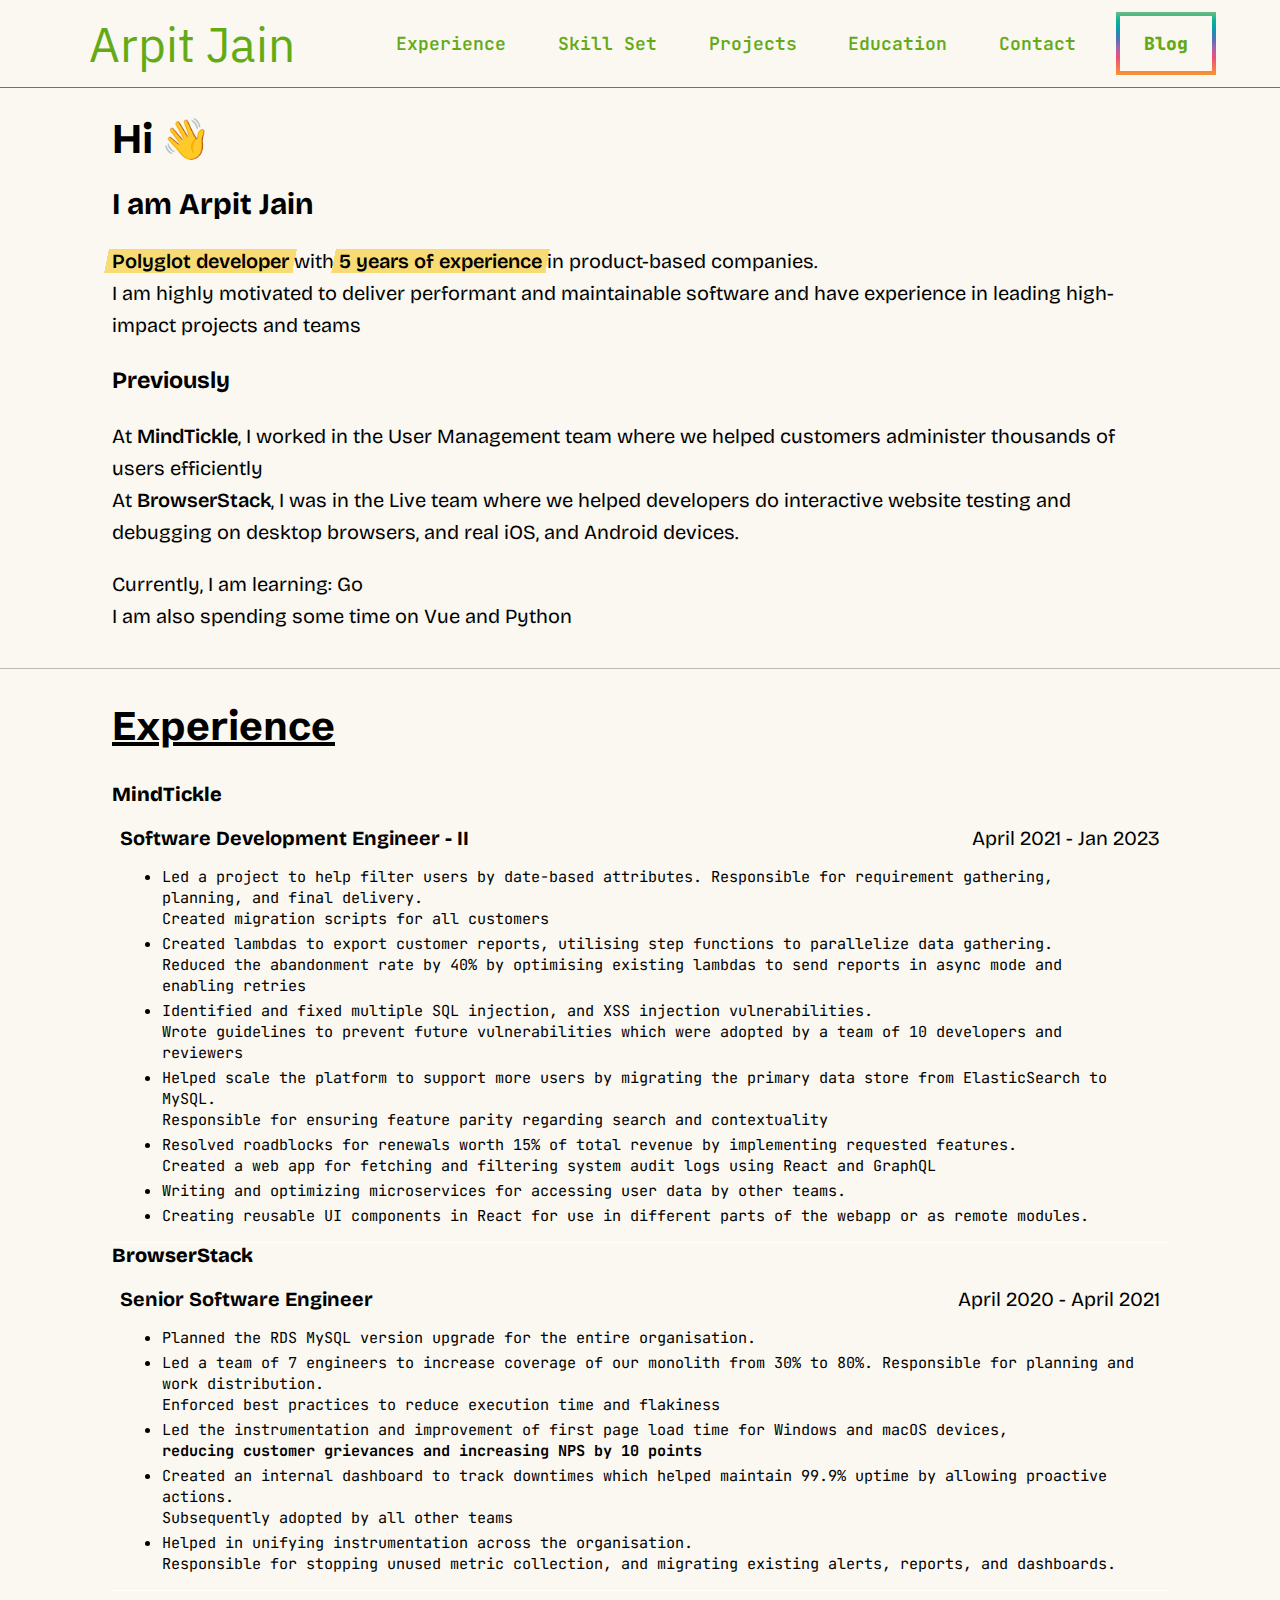
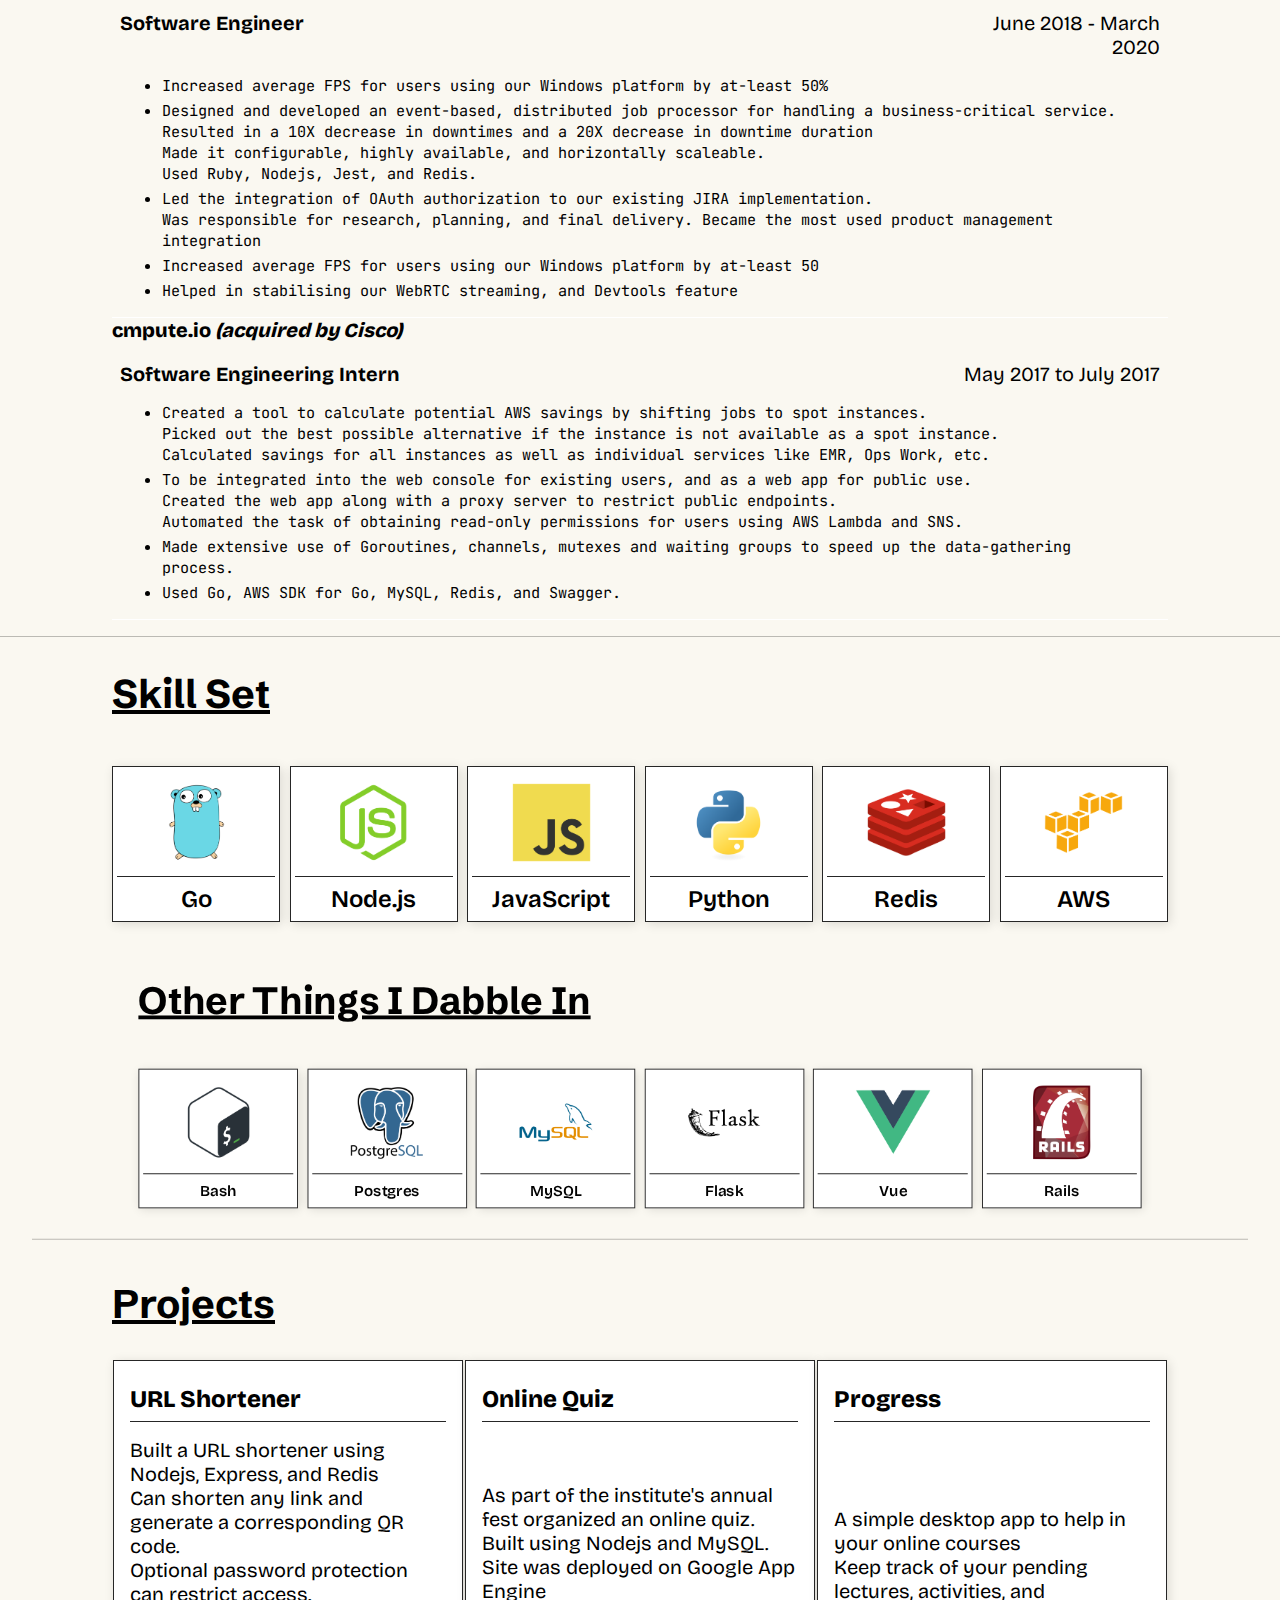
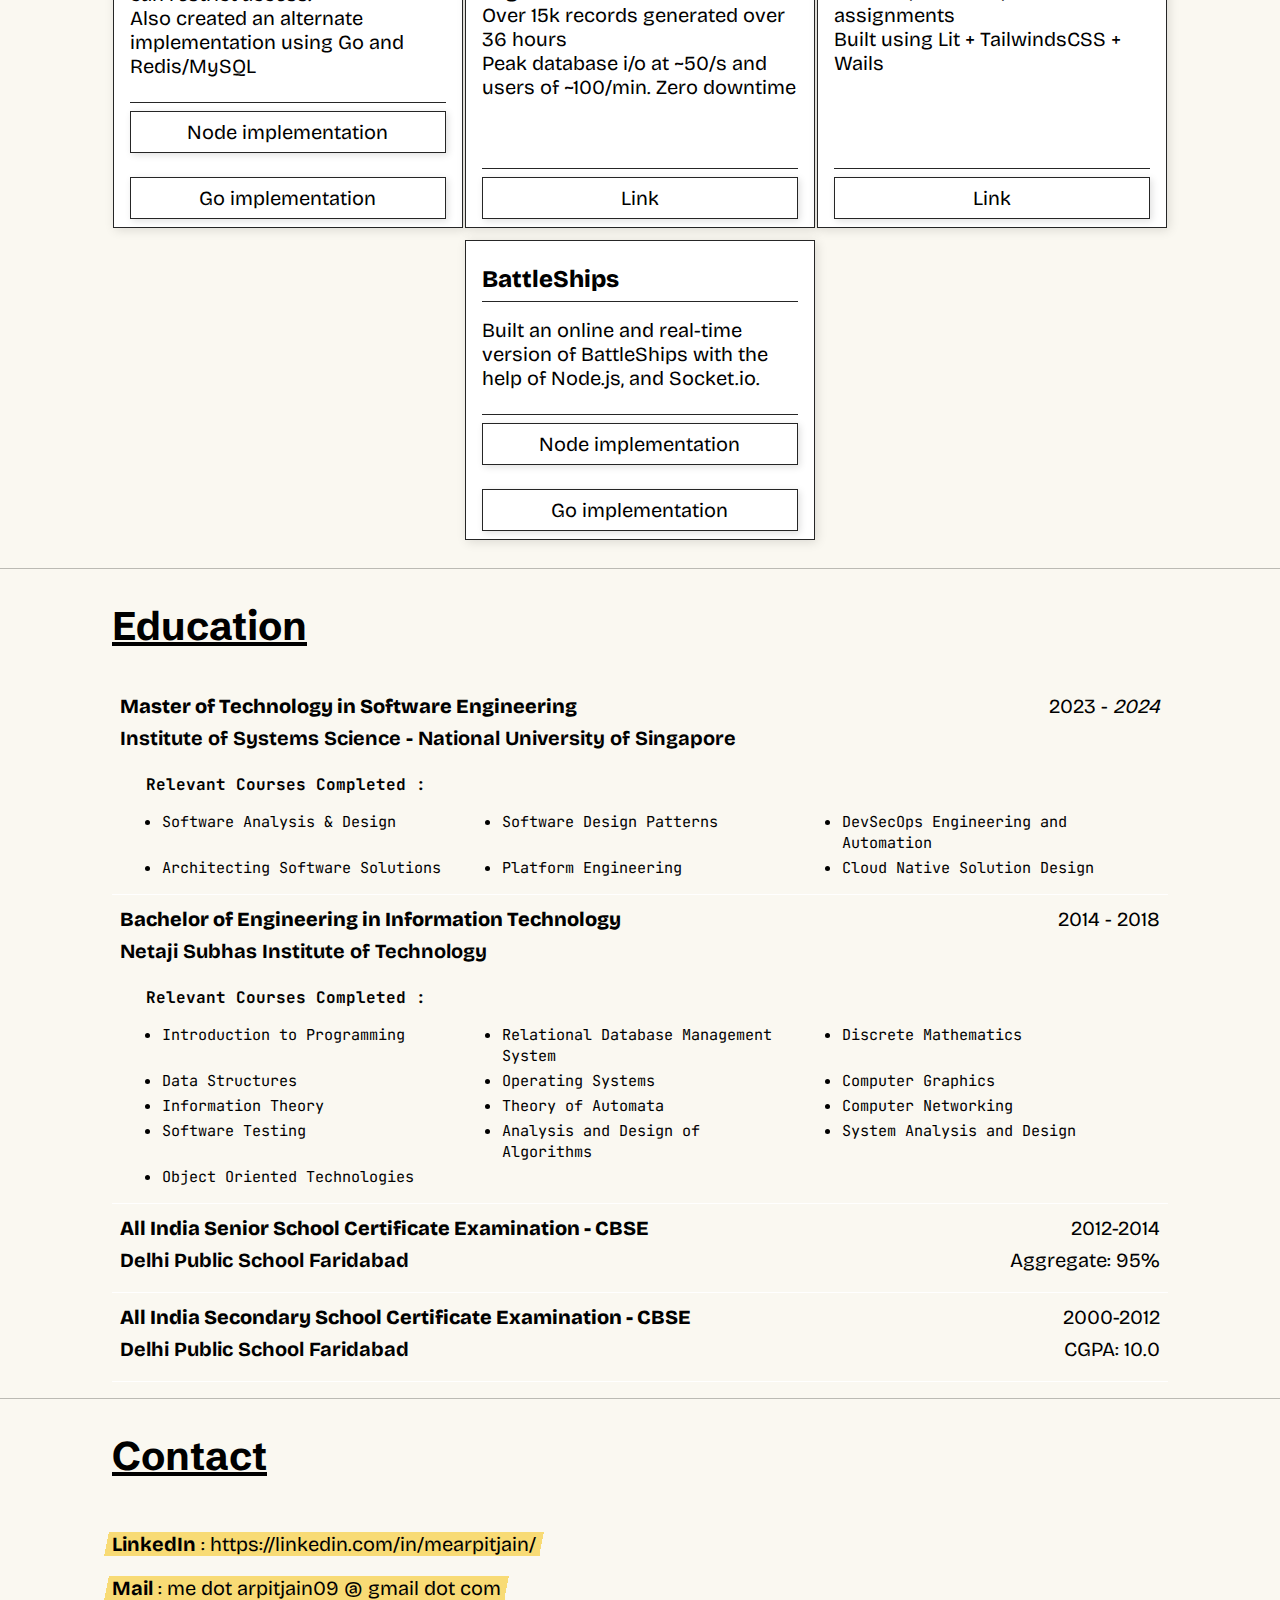
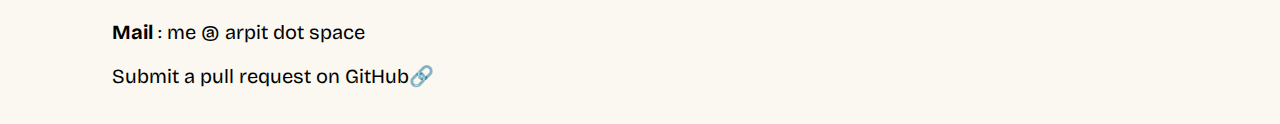
<file: index.html>
<!DOCTYPE HTML>
<html>

<head>
  <meta charset="UTF-8">
  <meta http-equiv="Content-type" content="text/html; charset=UTF-8">
  <meta name="viewport" content="width=device-width, initial-scale=1">

  <meta name="theme-color" content="#45b649">

  <meta name="description" content="Arpit Jain's homepage">

  <meta name="robots" content="index,follow">
  <meta name="googlebot" content="index,follow">

  <meta name="google" content="nositelinkssearchbox">
  <meta name="google" content="notranslate">

  <link rel="icon" sizes="192x192" href="images/android-chrome-192x192.png">
  <link rel="apple-touch-icon" href="images/apple-touch-icon.png">

  <meta name="apple-mobile-web-app-status-bar-style" content="#45b649">

  <meta property="og:url" content="https://arpit.space">
  <meta property="og:type" content="website">
  <meta property="og:title" content="Arpit Jain's homepage">
  <meta property="og:image" content="https://arpit.space/images/android-chrome-512x512.png">
  <meta property="og:image:alt" content="AJ">
  <meta property="og:description" content="Arpit Jain's homepage">
  <meta property="og:site_name" content="Arpit Jain">
  <meta property="og:locale" content="en_US">
  <meta property="article:author" content="Arpit Jain">

  <meta name="twitter:card" content="summary">
  <meta name="twitter:url" content="https://arpit.space">
  <meta name="twitter:title" content="Arpit Jain's homepage">
  <meta name="twitter:description" content="Arpit Jain's homepage">
  <meta name="twitter:image" content="https://arpit.space/images/android-chrome-512x512.png">

  <title>Arpit Jain</title>
  <link rel="stylesheet" type="text/css" href="main_css.css">

  <link rel="preconnect" href="https://fonts.googleapis.com">
  <link rel="preconnect" href="https://fonts.gstatic.com" crossorigin>
  <link href="https://fonts.googleapis.com/css2?family=Schibsted+Grotesk:wght@500;600;700;800;900&display=swap"
    rel="stylesheet">
  <link href="https://fonts.googleapis.com/css2?family=IBM Plex Sans&display=swap&text=Arpit Jain" rel="stylesheet"
    type="text/css">
  <link
    href="https://fonts.googleapis.com/css2?family=JetBrains Mono&amp;family=Bricolage Grotesque:ital,wght@0,350;0,600;1,400;1,600&amp;display=swap"
    rel="stylesheet" type="text/css" spa-preserve="">
</head>

<body>
  <header id="main_header">
    <div id="head_name">
      Arpit Jain
    </div>
    <input type="checkbox" id="menu_btn">
    <label for="menu_btn" onclick></label>
    <nav>
      <ul>
        <li><a href="#experience">Experience</a></li>
        <li><a href="#skills">Skill Set</a></li>
        <li><a href="#projects">Projects</a></li>
        <li><a href="#education">Education</a></li>
        <li><a href="#contact">Contact</a></li>
        <li class="rainbow"><a href="./blog">Blog</a></li>
      </ul>
    </nav>
  </header>
  <section id="first">
    <h2 class="section-header">Hi 👋</h2>
    <div class="section-content">
      <h2>I am Arpit Jain</h2>
      <p>
        <span class="bold highlighted">Polyglot developer</span> with <span class="bold highlighted">5 years of
          experience</span> in
        product-based companies.
        <br>
        I am highly motivated to deliver performant and maintainable software and have experience in leading high-impact
        projects and teams
      </p>
      <p>
      <h3>Previously</h3>

      <p>At <span class="bold">MindTickle</span>, I worked in the User Management team where we helped customers
        administer thousands of users
        efficiently <br>
        At <span class="bold">BrowserStack</span>, I was in the Live team where we helped developers do interactive
        website testing and debugging on desktop browsers, and real iOS, and Android devices.
      </p>

      <p>
        Currently, I am learning: Go <br>
        I am also spending some time on Vue and Python
      </p>
    </div>
  </section>
  <section id="experience">
    <h2 class="section-header">Experience</h2>
    <div class="section-content">
      <div class="edu">
        <span class="edu-head">MindTickle</span>
        <div class="edu-item">
          <span class="edu-inst">Software Development Engineer - II</span>
          <span class="edu-year">April 2021 - Jan 2023</span>
          <span class="edu-marks"></span>
          <div class="edu-info">
            <ul class="simpe-col">
              <li>Led a project to help filter users by date-based attributes. Responsible for requirement gathering,
                planning, and final delivery.<br>
                Created migration scripts for all customers</li>
              <li>Created lambdas to export customer reports, utilising step functions to parallelize data
                gathering.<br>
                Reduced the abandonment rate by 40% by optimising existing lambdas to send reports in async
                mode and enabling retries</li>
              <li>Identified and fixed multiple SQL injection, and XSS injection vulnerabilities.<br>
                Wrote guidelines to prevent future vulnerabilities which were adopted by a team of 10 developers and
                reviewers</li>
              <li>Helped scale the platform to support more users by migrating the primary data store from
                ElasticSearch to MySQL.<br>
                Responsible for ensuring feature parity regarding search and contextuality</li>
              <li>Resolved roadblocks for renewals worth 15% of total revenue by implementing requested features.<br>
                Created a web app for fetching and filtering system audit logs using React and GraphQL</li>
              <li>Writing and optimizing microservices for accessing user data by other teams.</li>
              <li>Creating reusable UI components in React for use in different parts of the webapp or as remote
                modules.</li>
            </ul>
          </div>
        </div>
        <span class="edu-head">BrowserStack</span>
        <div class="edu-item">
          <span class="edu-inst">Senior Software Engineer</span>
          <span class="edu-year">April 2020 - April 2021</span>
          <span class="edu-marks"></span>
          <div class="edu-info">
            <ul class="simpe-col">
              <li>Planned the RDS MySQL version upgrade for the entire organisation.</li>
              <li>Led a team of 7 engineers to increase coverage of our monolith from 30% to 80%. Responsible
                for planning and work distribution.<br>
                Enforced best practices to reduce execution time and flakiness</li>
              <li>Led the instrumentation and improvement of first page load time for Windows and macOS devices,<br>
                <strong>reducing customer grievances and increasing NPS by 10 points</strong>
              </li>
              <li>Created an internal dashboard to track downtimes which helped maintain 99.9% uptime by
                allowing proactive actions.<br>
                Subsequently adopted by all other teams</li>
              <li>Helped in unifying instrumentation across the organisation.<br>
                Responsible for stopping unused metric collection, and migrating existing alerts, reports, and
                dashboards.</li>
            </ul>
          </div>
        </div>
        <div class="edu-item">
          <span class="edu-head"></span>
          <span class="edu-inst">Software Engineer</span>
          <span class="edu-year">June 2018 - March 2020</span>
          <span class="edu-marks"></span>
          <div class="edu-info">
            <ul class="simpe-col">
              <li>Increased average FPS for users using our Windows platform by at-least 50%</li>
              <li>Designed and developed an event-based, distributed job processor for handling a business-critical
                service.<br>
                Resulted in a 10X decrease in downtimes and a 20X decrease in downtime duration<br>
                Made it configurable, highly available, and horizontally scaleable.<br>
                Used Ruby, Nodejs, Jest, and Redis.</li>
              <li>Led the integration of OAuth authorization to our existing JIRA implementation.<br>
                Was responsible for research, planning, and final delivery. Became the most used product management
                integration</li>
              <li>Increased average FPS for users using our Windows platform by at-least 50</li>
              <li>Helped in stabilising our WebRTC streaming, and Devtools feature</li>
            </ul>
          </div>
        </div>
        <span class="edu-head">cmpute.io <i>(acquired by Cisco)</i></span>
        <div class="edu-item">
          <span class="edu-inst">Software Engineering Intern</span>
          <span class="edu-year">May 2017 to July 2017</span>
          <span class="edu-marks"></span>
          <div class="edu-info">
            <ul class="simpe-col">
              <li>Created a tool to calculate potential AWS savings by shifting jobs to spot instances.<br>
                Picked out the best possible alternative if the instance is not available as a spot instance.<br>
                Calculated savings for all instances as well as individual services like EMR, Ops Work, etc.</li>
              <li>To be integrated into the web console for existing users, and as a web app for public use.<br>
                Created the web app along with a proxy server to restrict public endpoints.<br>
                Automated the task of obtaining read-only permissions for users using AWS Lambda and SNS.</li>
              <li>Made extensive use of Goroutines, channels, mutexes and waiting groups to speed up the data-gathering
                process.</li>
              <li>Used Go, AWS SDK for Go, MySQL, Redis, and Swagger.</li>
            </ul>
          </div>
        </div>
      </div>
  </section>
  <section id="skills">
    <h2 class="section-header">Skill Set</h2>
    <div class="section-content">
      <div id="skill-list">
        <div class="skill-item">
          <div class="skill-item-image">
            <img loading="lazy" alt="Go" src="./tinified/go.svg.png">
          </div>
          <div class="skill-item-name">Go</div>
        </div>
        <div class="skill-item">
          <div class="skill-item-image">
            <img loading="lazy" alt="Node.js" src="./tinified/nodejs.svg.png">
          </div>
          <div class="skill-item-name">Node.js</div>
        </div>
        <div class="skill-item">
          <div class="skill-item-image">
            <img loading="lazy" alt="JavaScript" src="./tinified/javascript.svg.png">
          </div>
          <div class="skill-item-name">JavaScript</div>
        </div>
        <div class="skill-item">
          <div class="skill-item-image">
            <img loading="lazy" alt="Python" src="./tinified/python.svg.png">
          </div>
          <div class="skill-item-name">Python</div>
        </div>
        <div class="skill-item">
          <div class="skill-item-image">
            <img loading="lazy" alt="Redis" src="./tinified/redis.svg.png">
          </div>
          <div class="skill-item-name">Redis</div>
        </div>
        <div class="skill-item">
          <div class="skill-item-image">
            <img loading="lazy" alt="AWS" src="./tinified/aws.svg.png">
          </div>
          <div class="skill-item-name">AWS</div>
        </div>
      </div>
    </div>
  </section>
  <section id="skills-half">
    <h2 class="section-header">Other Things I Dabble In</h2>
    <div class="section-content">
      <div id="skill-list">
        <div class="skill-item-small">
          <div class="skill-item-image">
            <img loading="lazy" alt="Bash" src="./tinified/bash.svg.png">
          </div>
          <div class="skill-item-name">Bash</div>
        </div>
        <div class="skill-item-small">
          <div class="skill-item-image">
            <img loading="lazy" alt="Postgres" src="./tinified/postgresql.svg.png">
          </div>
          <div class="skill-item-name">Postgres</div>
        </div>
        <div class="skill-item-small">
          <div class="skill-item-image">
            <img loading="lazy" alt="MySQL" src="./tinified/mysql.svg.png">
          </div>
          <div class="skill-item-name">MySQL</div>
        </div>
        <div class="skill-item-small">
          <div class="skill-item-image">
            <img loading="lazy" alt="Flask" src="./tinified/flask.svg.png">
          </div>
          <div class="skill-item-name">Flask</div>
        </div>
        <div class="skill-item-small">
          <div class="skill-item-image">
            <img loading="lazy" alt="Vue" src="./tinified/vue.svg.png">
          </div>
          <div class="skill-item-name">Vue</div>
        </div>
        <div class="skill-item-small">
          <div class="skill-item-image">
            <img loading="lazy" alt="Rails" src="./tinified/rails.svg.png">
          </div>
          <div class="skill-item-name">Rails</div>
        </div>
      </div>
    </div>
  </section>
  <section id="projects">
    <h2 class="section-header">Projects</h2>
    <div class="section-content">
      <div class="project">
        <div class="project-title">URL Shortener</div>
        <div class="project-desc">
          Built a URL shortener using Nodejs, Express, and Redis<br>
          Can shorten any link and generate a corresponding QR code.<br>
          Optional password protection can restrict access.<br>
          Also created an alternate implementation  using Go and Redis/MySQL
        </div>
        <div class="project-link">
          <a href="https://github.com/antimatter96/otter">Node implementation</a>
          <br>
          <a href="https://github.com/antimatter96/awter-go">Go implementation</a>
        </div>
      </div>
      <div class="project">
        <div class="project-title">Online Quiz</div>
        <div class="project-desc">
          As part of the institute's annual fest organized an online quiz.<br>
          Built using Nodejs and MySQL.<br>
          Site was deployed on Google App Engine<br>
          Over 15k records generated over 36 hours<br>
          Peak database i/o at ~50/s and users of ~100/min. Zero downtime
        </div>
        <div class="project-link"><a href="https://github.com/antimatter96/laby">Link</a></div>
      </div>
      <div class="project">
        <div class="project-title">Progress</div>
        <div class="project-desc">
          A simple desktop app to help in your online courses<br>
          Keep track of your pending lectures, activities, and assignments<br>
          Built using Lit + TailwindsCSS + Wails
        </div>
        <div class="project-link"><a href="https://github.com/antimatter96/progress-go">Link</a></div>
      </div>
      <div class="project">
        <div class="project-title">BattleShips</div>
        <div class="project-desc">
          Built an online and real-time version of BattleShips with the help of Node.js, and Socket.io.
        </div>
        <div class="project-link">
          <a href="https://github.com/antimatter96/battleships">Node implementation </a>
          <br>
          <a href="https://github.com/antimatter96/go-battleships">Go implementation </a>
        </div>
      </div>
    </div>
  </section>
  <section id="education">
    <h2 class="section-header">Education</h2>
    <div class="section-content">
      <div class="edu">
        <div class="edu-item">
          <span class="edu-head">Master of Technology in Software Engineering</span>
          <span class="edu-year">2023 - <i>2024</i></span>
          <span class="edu-inst">Institute of Systems Science - National University of Singapore</span>
          <span class="edu-marks"></span>
          <div class="edu-info">
            <p>Relevant Courses Completed :</p>
            <ul class="two-three-col">
              <li>Software Analysis & Design</li>
              <li>Software Design Patterns</li>
              <li>DevSecOps Engineering and Automation</li>
              <li>Architecting Software Solutions</li>
              <li>Platform Engineering</li>
              <li>Cloud Native Solution Design</li>
            </ul>
          </div>
        </div>
        <div class="edu-item">
          <span class="edu-head">Bachelor of Engineering in Information Technology</span>
          <span class="edu-year">2014 - 2018</span>
          <span class="edu-inst">Netaji Subhas Institute of Technology</span>
          <span class="edu-marks"></span>
          <div class="edu-info">
            <p>Relevant Courses Completed :</p>
            <ul class="two-three-col">
              <li>Introduction to Programming</li>
              <li>Relational Database Management System</li>
              <li>Discrete Mathematics</li>
              <li>Data Structures</li>
              <li>Operating Systems</li>
              <li>Computer Graphics</li>
              <li>Information Theory</li>
              <li>Theory of Automata</li>
              <li>Computer Networking</li>
              <li>Software Testing</li>
              <li>Analysis and Design of Algorithms</li>
              <li>System Analysis and Design</li>
              <li>Object Oriented Technologies</li>
            </ul>
          </div>
        </div>
        <div class="edu-item">
          <span class="edu-head">All India Senior School Certificate Examination - CBSE</span>
          <span class="edu-year">2012-2014</span>
          <span class="edu-inst">Delhi Public School Faridabad</span>
          <span class="edu-marks">Aggregate: 95%</span>
        </div>
        <div class="edu-item">
          <span class="edu-head">All India Secondary School Certificate Examination - CBSE</span>
          <span class="edu-year">2000-2012</span>
          <span class="edu-inst">Delhi Public School Faridabad</span>
          <span class="edu-marks">CGPA: 10.0</span>
        </div>
      </div>
    </div>
  </section>
  <section id="contact">
    <h2 class="section-header">Contact</h2>
    <div class="section-content">
      <p>
        <span class="highlighted">
          <strong>LinkedIn</strong> : <a
            href="https://www.linkedin.com/in/mearpitjain/">https://linkedin.com/in/mearpitjain/<a>
        </span>
      </p>
      <p>
        <span class="highlighted">
          <strong>Mail</strong> : me dot arpitjain09 @ gmail dot com
        </span>
      </p>
      <p>
        <span class="">
          <strong>Mail</strong> : me @ arpit dot space
        </span>
      </p>
      <p>
        <span class="">
          <a
            href="https://github.com/antimatter96/antimatter96/issues/new?assignees=antimatter96&labels=&projects=&template=contact.md&title=">Submit
            a pull request on GitHub🔗<a>
        </span>
      </p>
    </div>
  </section>
  <script src="main_js.js"></script>
  <script>
    function nit() {
      displaceHeader.init('main_header');
      correctPadding.init('menu_btn', 'main_header');
    }
    window.addEventListener('load', nit);	
  </script>
  <script>
    (function (i, s, o, g, r, a, m) { i['GoogleAnalyticsObject'] = r; i[r] = i[r] || function () { (i[r].q = i[r].q || []).push(arguments) }, i[r].l = 1 * new Date(); a = s.createElement(o), m = s.getElementsByTagName(o)[0]; a.async = 1; a.src = g; m.parentNode.insertBefore(a, m) })(window, document, 'script', 'https://www.google-analytics.com/analytics.js', 'ga');
    ga('create', 'UA-104319733-1', 'auto');
    ga('send', 'pageview');
  </script>
</body>

</html>
</file>
<file: main_css.css>
/*
  CREDITS (this looks nice, where'd you copy it from)

  https://jzhao.xyz/
  https://brandonkboswell.com/
*/

html {
  font-size: 1rem;
}

a {
  color: initial;
  text-decoration: none;
}

a:visited {
  color: inherit;
}

:root {
  --bg-color-main: #faf8f1;

  --headerFont: "Schibsted Grotesk", -apple-system, BlinkMacSystemFont, "Segoe UI", Helvetica, Arial, sans-serif;
  --codeFont: "JetBrains Mono", ui-monospace, SFMono-Regular, SF Mono, Menlo, monospace;
  --mainFont: "Bricolage Grotesque";
  --titleFont: "IBM Plex Sans", "Open Sans", sans-serif;
}

:root {
  --mark-color: #f8db75;
  --mark-skew: 0.25em;
  --mark-height: 1.2em;
  --mark-overlap: 0.4em;
}

.highlighted {
  margin-inline: calc(var(--mark-overlap) * -1);
  padding-inline: var(--mark-overlap);
  background-color: transparent;
  background-image: linear-gradient(to bottom right, transparent 50%, var(--mark-color) 50%), linear-gradient(var(--mark-color), var(--mark-color)), linear-gradient(to top left, transparent 50%, var(--mark-color) 50%);
  background-size: var(--mark-skew) var(--mark-height), calc(100% - var(--mark-skew) * 2 + 1px) var(--mark-height), var(--mark-skew) var(--mark-height);
  background-position: left center, center, right center;
  background-repeat: no-repeat;
}

ul {
  margin: 0;
  padding: 0;
}

body {
  max-width: 1920px;
  margin: auto;
  position: relative;
  padding-top: 5.125rem;
  font-family: var(--mainFont);

  background: var(--bg-color-main);
}

header {
  display: flex;
  position: fixed;
  top: 0px;
  padding: 0.75rem 0rem 0.75rem 0rem;
  width: 100%;
  margin: auto;
  background-color: var(--bg-color-main);
  border-bottom: 1.5px rgba(0, 0, 0, 0.55) solid;
  color: #64aa17;
  z-index: 10;
}

header #head_name {
  width: 30%;
  margin: 0;
  text-align: center;
  font-size: 3rem;
  display: flex;
  justify-content: center;
  align-items: center;
  font-family: var(--titleFont)
}

header.displaced {
  box-shadow: 0px 0px 4px rgba(0, 0, 0, 0.95);
  border-bottom: 1.5px transparent solid;
}

input[type="checkbox"] {
  opacity: 0;
  position: absolute;
  left: -9999px;
  top: -9999px;
}

label[for="menu_btn"] {
  position: absolute;
  top: 1.125rem;
  right: 0.35rem;
  display: none;
  cursor: pointer;
}

header nav {
  width: 65%;
  margin: 0;
  display: flex;
}

nav ul {
  list-style: none;
  display: flex;
  width: 100%;
  align-items: center;
  justify-content: space-between;

  font-size: 1.125rem;
}

nav ul li {
  display: flex;
}

nav ul li a {
  color: #64aa17;
  margin: auto;
  padding: 1rem 0.75rem;
  text-align: center;
  overflow: visible;
  word-break: break-word;

  font-weight: 600;
  font-family: var(--codeFont);
}

nav ul li:last-child a {
  font-weight: 900;
  padding: 1rem 1.5rem;
  background: var(--bg-color-main);
}


/*

https://codepen.io/web-dot-dev/pen/BarmdyM
https://codepen.io/mike-schultz/pen/NgQvGO

*/
:root {
  --angle: 45deg;
  --opacity: 0.5;
}

.rainbow,
.rainbow::before,
.rainbow::after {
  box-sizing: border-box;
}

.rainbow {
  place-content: center;

  --border-width: 4px;

  border: var(--border-width) dotted transparent;

  background-image:
    linear-gradient(to right,
      rgb(255 255 255 / var(--opacity)),
      rgb(255 255 255 / var(--opacity))),
    linear-gradient(var(--angle), #f79533, #f37055, #ef4e7b, #a166ab, #5073b8, #1098ad, #07b39b, #6fba82);

  background-origin: border-box;
  background-clip: padding-box, border-box;
}


/* Animate when Houdini is available */
@supports (background: paint(houdini)) {
  @property --angle {
    syntax: "<angle>";
    initial-value: 0deg;
    inherits: false;
  }


  @keyframes rotate {
    to {
      --angle: 360deg;
    }
  }

  .rainbow {
    animation: rotate 5s linear infinite alternate-reverse;
  }
}


nav ul li a:hover {
  color: black;
}

section {
  max-width: 1280px;
  margin-left: auto;
  margin-right: auto;
  padding: 1rem 7rem;
  overflow: auto;
  border-bottom: 1px rgba(0, 0, 0, 0.25) solid;
}

#skills {
  border-bottom: 0px rgba(0, 0, 0, 0.25) solid;
}

#skills-half {
  padding-top: 0;
  transform: scale3d(0.95, 0.95, 1);
}

#experience {}

#projects {}

#fifth {
  min-height: 15rem;
}

#contact {
  border-bottom: 0px rgba(0, 0, 0, 0.25) solid;
  min-height: 15rem;
}

span.bold {
  font-weight: 600;
}

span.bolder {
  font-weight: 900;
}

.section-header {
  font-size: 2.5rem;
  margin-top: 1rem;
  display: inline-block;
  margin-bottom: 2rem;
  font-weight: 700;

  text-decoration: underline;
  text-size-adjust: 100%;

  font-family: var(--headerFont);
}

#first .section-header {
  text-decoration: none;
  margin-bottom: 0rem;
}

.section-content {
  font-size: 1.25rem;
}

#first .section-content {
  line-height: 2rem;
}

.edu-item {
  padding: 0.75rem 0.5rem;
  display: flex;
  flex-wrap: wrap;
  justify-content: space-between;
  border-bottom: 1px solid rgba(255, 255, 255, 0.95);
}

.edu-head,
.edu-inst,
.edu-year,
.edu-marks {
  display: inline-block;
  margin-bottom: 0.5rem;
}

.edu-head {
  width: 75%;
  font-size: 1.25rem;
  font-weight: 900;
}

.edu-inst {
  font-weight: 700;
  width: 75%;

  font-size: 1.25rem;
}

.edu-year {
  width: 20%;
  text-align: right;
}

.edu-marks {
  width: 20%;
  text-align: right;
}

.edu-info {
  font-size: 1rem;
  font-weight: normal;
  width: 95%;
  margin: auto;

  font-family: var(--codeFont);
}

.edu-info p {
  font-weight: bolder;
}

ul.two-three-col {
  display: flex;
  justify-content: space-between;
  flex-wrap: wrap;
  padding: 0;
  margin-left: 1rem;
}

ul.two-three-col li {
  font-size: 0.95rem;
  margin-bottom: 0.25rem;
  width: 30%;
}

ul.simpe-col {
  display: flex;
  justify-content: space-between;
  flex-wrap: wrap;
  padding: 0;
  margin-left: 1rem;
}

ul.simpe-col li {
  font-size: 0.95rem;
  margin-bottom: 0.25rem;
  width: 100%;
}

#skill-list {
  display: flex;
  font-size: 1.5rem;
  align-items: center;
  justify-content: space-between;
  flex-wrap: wrap;
  margin-top: 1rem;
}

.skill-item,
.skill-item-small {
  padding: 1rem 0.25rem 0rem 0.25rem;
  margin-bottom: 1rem;
  border: 1px solid rgba(0, 0, 0, 0.85);
  box-shadow: 2px 2px 10px 0px rgba(0, 0, 0, 0.125);
  width: 15%;
  text-align: center;
  background-color: white;
}

.skill-item-small {
  width: 15%;
}

.skill-item-image img {
  width: 50%;
}

.skill-item-name {
  margin-top: 0.5rem;
  padding: 0.5rem 0.25rem 0.5rem 0.25rem;
  font-weight: 600;
  border-top: 1px solid rgba(0, 0, 0, 0.85);
}

.skill-item-small .skill-item-name {
  font-size: 1rem;
}

.skill-item-small .skill-item-image img {
  width: 50%;
}


#projects .section-content {
  display: flex;
  justify-content: space-around;
  flex-wrap: wrap;
}

.project {
  width: 30%;
  margin-bottom: 0.75rem;
  min-height: 200px;
  box-shadow: 2px 2px 10px 0px rgba(0, 0, 0, 0.125);
  padding: 1rem 1rem 0.5rem 1rem;
  display: flex;
  flex-direction: column;
  justify-content: space-between;
  background: white;
  border: 1px solid rgba(0, 0, 0, 0.85);

}

.project-title {
  font-weight: 900;
  font-size: 1.5rem;
  padding: 0.5rem 0rem;
  border-bottom: 1px solid rgba(0, 0, 0, 0.85);
  margin-bottom: 1rem;
}

.project-desc {
  padding: 0rem 0rem 0.5rem 0rem;
  margin-bottom: 1rem;
}

.project-link {
  padding-top: 0.5rem;
  border-top: 1px solid rgba(0, 0, 0, 0.85);
  text-align: center;
}

.project-link a {
  display: block;
  padding: 0.5rem 0.25rem;
  text-align: center;
  background: white;
  box-shadow: 2px 2px 7px 0px rgba(0, 0, 0, 0.125);
  border: 1px solid rgba(0, 0, 0, 0.85);
}

.project-link a:hover {
  box-shadow: 2px 2px 7px 0px rgba(50, 50, 255, 0.25);
  border: 1px solid rgba(50, 50, 255, 0.85);
}

@media screen and (max-width: 720px) {
  body {
    padding-top: 5.125rem;
  }

  header {
    display: flex;
    flex-direction: column;
    padding-bottom: 0;
  }

  header #head_name {
    width: 100%;
  }

  header nav {
    border-top: 1.5px rgba(0, 0, 0, 0.55) solid;
    width: 100%;
    display: none;
    margin-top: 1rem;
  }

  label[for="menu_btn"] {
    display: block;
  }

  input:checked~nav {
    display: block;
  }

  label[for="menu_btn"]::after {
    content: "\2261";
    width: 2.25rem;
    height: 2.25rem;
    display: flex;
    font-weight: bold;
    border-radius: 5px;
    color: black;
    box-sizing: border-box;
    justify-content: center;
    align-items: center;
    font-size: 2rem;
    font-family: "Cambria", sans-serif;
    transform: scaleX(1.5);
  }

  input:checked~label[for="menu_btn"]::after {
    content: "×";
    font-weight: normal;
    font-family: "Open Sans", sans-serif;
    transform: scaleX(1);
  }

  nav ul {
    flex-direction: column;
  }

  nav ul li {
    width: 99%;
    display: flex;
  }

  nav ul li a {
    margin: auto;
    padding: 0.75rem 0rem;
    text-align: center;
    width: 100%;
    border-radius: 0px;
  }

  section {
    padding: 0rem 1rem;
  }

  .edu-head {
    width: 100%;
    order: 1;
  }

  .edu-inst {
    width: 100%;
    order: 1;
  }

  .edu-year {
    width: 45%;
    order: 3;
    text-align: left;
  }

  .edu-info {
    width: 100%;
    order: 5;
  }

  .edu-marks {
    width: 45%;
    order: 4;
    text-align: right;
  }

  ul.two-three-col li {
    width: 47.5%;
  }

  .section-header {
    font-size: 2rem;
    display: block;
    text-align: center;
    margin-bottom: 1rem;
  }

  #skill-list {
    display: flex;
    font-size: 1rem;
    align-items: center;
    justify-content: space-between;
    flex-wrap: wrap;
  }

  .skill-item,
  .skill-item-small {
    padding: 1rem 0.25rem 0rem 0.25rem;
    margin-bottom: 1rem;
    border: 1px solid rgba(0, 0, 0, 0.125);
    box-shadow: 2px 2px 10px 0px rgba(0, 0, 0, 0.125);
    width: 30%;
    text-align: center;
  }

  .skill-item-small {
    width: 25%;
  }

  .project {
    width: 95%;
    margin-bottom: 0.75rem;
    min-height: 200px;
    box-shadow: 2px 2px 10px 0px rgba(0, 0, 0, 0.125);
    padding: 1rem 1rem 0.5rem 1rem;
    display: flex;
    flex-direction: column;
    justify-content: space-between;
    background: white;
  }
}

@media screen and (max-width: 360px) {
  header #head_name {
    width: 90%;
  }
}

code {
  background: #eee;
  padding: 0px 5px;
}
</file>
